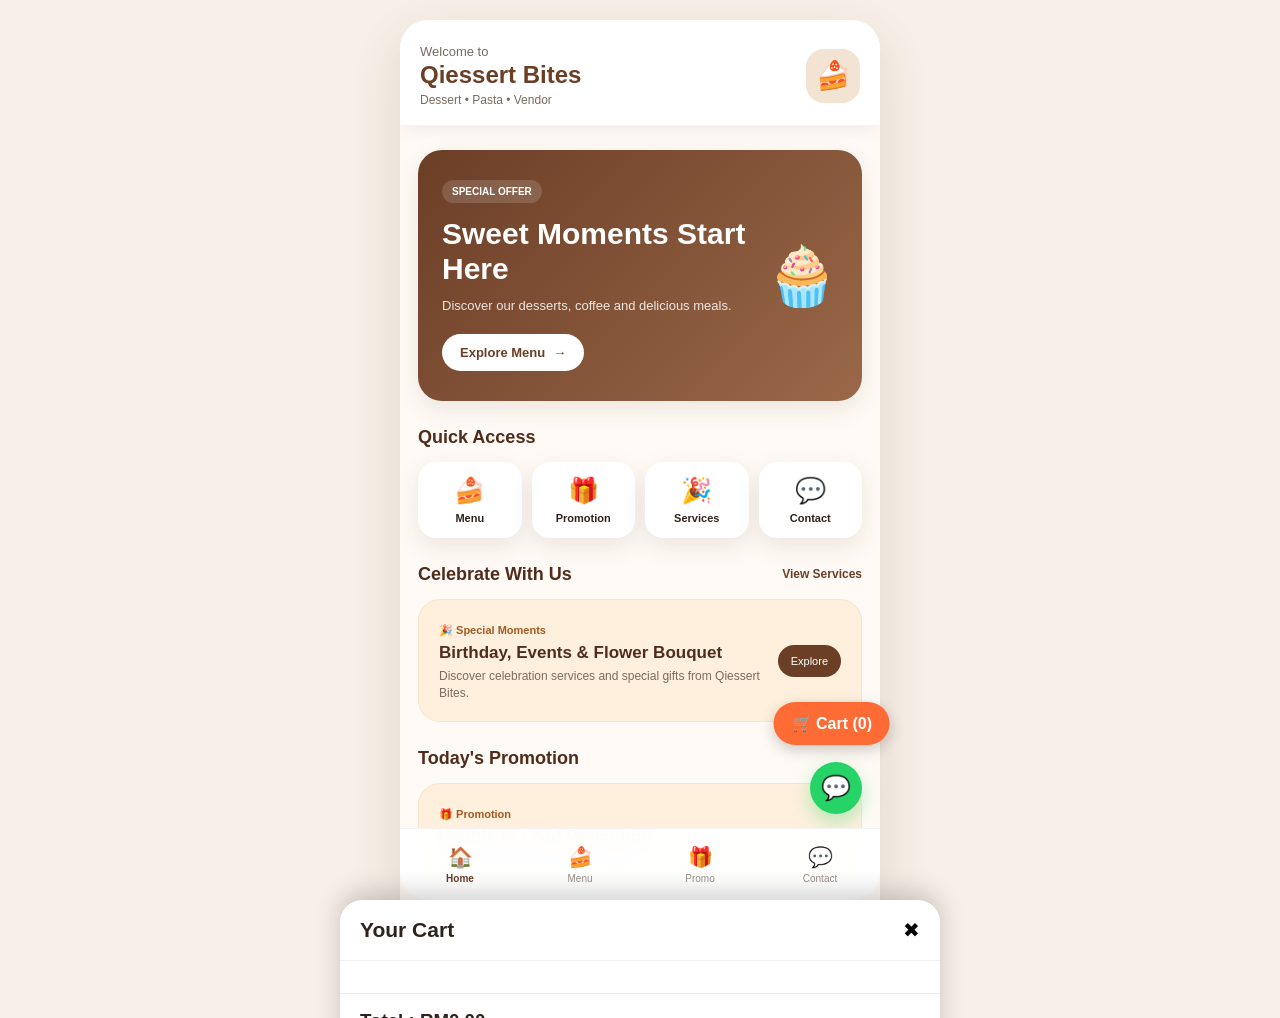
<file: index.html>
<!DOCTYPE html>
<html lang="en">

<head>
    <meta charset="UTF-8">

    <meta
        name="viewport"
        content="width=device-width, initial-scale=1.0"
    >

    <meta
        name="theme-color"
        content="#6b3e26"
    >

    <title>Qiessert Bites</title>

    <link
        rel="stylesheet"
        href="style.css?v=500"
    >
</head>


<body>
<div class="app">


    <!-- HEADER -->

    <header class="top-header">

        <div>

            <p class="welcome-text">
                Welcome to
            </p>

            <h1>
                Qiessert Bites
            </h1>

            <p class="tagline">
                Dessert • Pasta • Vendor
            </p>

        </div>


        <div class="header-logo">
            🍰
        </div>

    </header>


    <main>


        <!-- HOME PAGE -->

        <section
            id="homePage"
            class="page active"
        >


            <!-- HERO -->

            <div class="hero-banner">

                <div class="hero-content">

                    <span class="promo-label">
                        SPECIAL OFFER
                    </span>

                    <h2>
                        Sweet Moments Start Here
                    </h2>

                    <p>
                        Discover our desserts,
                        coffee and delicious meals.
                    </p>

                  <button
    class="primary-btn"
    onclick="showPage('menuPage')"
>
    Explore Menu
    <span class="arrow">→</span>
</button>

                </div>


                <div class="hero-emoji">
                    🧁
                </div>

            </div>


            <!-- QUICK ACCESS -->

            <div class="section-header">

                <h2>
                    Quick Access
                </h2>

            </div>


            <div class="quick-grid">

                <button
                    class="quick-card"
                    onclick="showPage('menuPage')"
                >
                    <span>🍰</span>
                    <p>Menu</p>
                </button>


                <button
                    class="quick-card"
                    onclick="showPage('promoPage')"
                >
                    <span>🎁</span>
                    <p>Promotion</p>
                </button>


                <button
                    class="quick-card"
                    onclick="showPage('servicesPage')"
                >
                    <span>🎉</span>
                    <p>Services</p>
                </button>


                <button
                    class="quick-card"
                    onclick="showPage('contactPage')"
                >
                    <span>💬</span>
                    <p>Contact</p>
                </button>
                

            </div>

            <!-- CELEBRATE WITH US -->

            <div class="section-header">

                <h2>
                    Celebrate With Us
                </h2>

                <button
                    onclick="showPage('servicesPage')"
                >
                    View Services
                </button>

            </div>


            <div class="promo-card">

                <div>

                    <span>
                        🎉 Special Moments
                    </span>

                    <h3>
                        Birthday, Events & Flower Bouquet
                    </h3>

                    <p>
                        Discover celebration services and special gifts
                        from Qiessert Bites.
                    </p>

                </div>

                <button
                    onclick="showPage('servicesPage')"
                >
                    Explore
                </button>

            </div>


            <!-- TODAY'S PROMOTION FROM GOOGLE SHEETS -->

            <div class="section-header">

                <h2>
                    Today's Promotion
                </h2>

            </div>


            <div
                id="homePromotion"
                class="promo-card"
            ></div>


        </section>


        <!-- MENU PAGE -->

        <section
            id="menuPage"
            class="page"
        >


            <!-- PAGE TITLE -->

            <div class="page-title">

                <div>

                    <p>
                        Discover
                    </p>

                    <h2>
                        Our Menu
                    </h2>

                </div>

                <span>
                    🍽️
                </span>

            </div>


            <!-- SEARCH MENU -->

            <div class="search-box">

                <span>
                    🔍
                </span>

                <input
                    type="text"
                    id="menuSearch"
                    placeholder="Search menu..."
                    onkeyup="searchMenu()"
                >

            </div>


          <!-- CATEGORY FILTER -->

<div class="category-tabs">

    <button
        class="category-btn active"
        data-category="all"
        onclick="filterMenu('all', this)">
        All
    </button>

    <button
        class="category-btn"
        data-category="dessert"
        onclick="filterMenu('dessert', this)">
        Dessert
    </button>

    <button
        class="category-btn"
        data-category="beverages"
        onclick="filterMenu('beverages', this)">
        Beverage
    </button>

    <button
        class="category-btn"
        data-category="pasta"
        onclick="filterMenu('pasta', this)">
        Pasta
    </button>

<button
    class="category-btn"
    data-category="handcrafted"
    onclick="filterMenu('handcrafted', this)">
    Handcrafted
</button>

<button
    class="category-btn"
    data-category="signature"
    onclick="filterMenu('signature', this)">
    Signature
</button>

    <button
        class="category-btn"
        data-category="snack"
        onclick="filterMenu('snack', this)">
        Snack
    </button>

    <button
        class="category-btn"
        data-category="ready to eat"
        onclick="filterMenu('ready to eat', this)">
        Ready to Eat
    </button>

    <button
        class="category-btn"
        data-category="frozen food"
        onclick="filterMenu('frozen food', this)">
        Frozen Food
    </button>

    <button
        class="category-btn"
        data-category="gift box"
        onclick="filterMenu('gift box', this)">
        Gift Box
    </button>

    <button
        class="category-btn"
        data-category="others"
        onclick="filterMenu('others', this)">
        Others
    </button>

</div>


            <!-- MENU FROM GOOGLE SHEETS -->

            <div
                id="menuList"
                class="menu-list"
            ></div>


        </section>
                <!-- PROMOTION PAGE -->

        <section
            id="promoPage"
            class="page"
        >

            <div class="page-title">

                <div>

                    <p>
                        Special for you
                    </p>

                    <h2>
                        Promotions
                    </h2>

                </div>

                <span>
                    🎁
                </span>

            </div>

            <!-- PROMOTION FROM GOOGLE SHEETS -->

            <div
                id="promotionList"
                class="promotion-list"
            ></div>

        </section>


        <!-- SERVICES PAGE -->

        <section
            id="servicesPage"
            class="page"
        >

            <div class="page-title">

                <div>

                    <p>
                        More from us
                    </p>

                    <h2>
                        Our Services
                    </h2>

                </div>

                <span>
                    🎉
                </span>

            </div>

            <div
                id="servicesList"
                class="promotion-list"
            ></div>

        </section>


        <!-- CONTACT PAGE -->

        <section
            id="contactPage"
            class="page"
        >

            <div class="page-title">

                <div>

                    <p>
                        We're here for you
                    </p>

                    <h2>
                        Contact Us
                    </h2>

                </div>

                <span>
                    💬
                </span>

            </div>


            <!-- WHATSAPP -->

            <div class="contact-card">

                <div class="contact-icon">
                    💬
                </div>

                <div>

                    <h3>
                        WhatsApp
                    </h3>

                    <p>
                        Contact us for orders and enquiries.
                    </p>

                </div>

                <a href="https://api.whatsapp.com/send?phone=60183251397"
   target="_blank"
   rel="noopener noreferrer">
    Open
</a>

            </div>


            <!-- LOCATION -->

            <div class="contact-card">

                <div class="contact-icon">
                    📍
                </div>

                <div>

                    <h3>
                        Location
                    </h3>

                    <p>
                        Find Qiessert Bites in Sendayan.
                    </p>

                </div>

               <a href="https://www.google.com/maps/search/?api=1&query=96-G,+Persiaran+Metro+Sendayan+2,+Bandar+Sri+Sendayan,+71950+Siliau,+Negeri+Sembilan"
   target="_blank"
   rel="noopener noreferrer">
    Maps
</a>

            </div>


            <!-- OPERATING HOURS -->

            <div class="contact-card">

                <div class="contact-icon">
                    🕒
                </div>

                <div>

                    <h3>
                        Operating Hours
                    </h3>

                    <p>
                        Monday - Sunday<br>
                        10:00 AM - 10:00 PM
                    </p>

                </div>

            </div>


            <!-- SOCIAL MEDIA -->

            <div class="contact-card">

                <div class="contact-icon">
                    📸
                </div>

                <div>

                    <h3>
                        Social Media
                    </h3>

                    <p>
                        Follow our latest updates and promotions.
                    </p>

                    <div class="social-links">

                        <a href="https://www.tiktok.com/@qiessert.bites4?_r=1&_t=ZS-98Rh2fmxC3Y"
                           target="_blank"
                           rel="noopener noreferrer">
                            🎵 TikTok
                        </a>

                        <a href="https://www.instagram.com/qiessertbites?igsh=MTY4aXQ1MGRkajJvMg=="
                           target="_blank"
                           rel="noopener noreferrer">
                            📷 Instagram
                        </a>

                        <a href="https://www.facebook.com/share/1EkPKhVEVX/"
                           target="_blank"
                           rel="noopener noreferrer">
                            📘 Facebook
                        </a>

                    </div>

                </div>

            </div>


            <!-- ABOUT -->

            <div class="about-card">

                <span>
                    🍰
                </span>

                <h3>
                    About Qiessert Bites
                </h3>

                <p>
                    Qiessert Bites offers desserts,
                    coffee, pasta and a cosy space
                    for customers to enjoy special
                    moments and celebrations.
                </p>

            </div>

        </section>

    </main>


    <!-- FLOATING WHATSAPP BUTTON -->

   <a
    href="https://api.whatsapp.com/send?phone=60183251397"
    class="floating-whatsapp"
    target="_blank"
    rel="noopener noreferrer"
    aria-label="WhatsApp"
>
    💬
</a>


    <!-- BOTTOM NAVIGATION -->

    <nav class="bottom-nav">

        <button
            class="nav-btn active"
            onclick="showPage('homePage', this)"
        >
            <span>🏠</span>
            <small>Home</small>
        </button>

        <button
            class="nav-btn"
            onclick="showPage('menuPage', this)"
        >
            <span>🍰</span>
            <small>Menu</small>
        </button>

        <button
            class="nav-btn"
            onclick="showPage('promoPage', this)"
        >
            <span>🎁</span>
            <small>Promo</small>
        </button>

        <button
            class="nav-btn"
            onclick="showPage('contactPage', this)"
        >
            <span>💬</span>
            <small>Contact</small>
        </button>

    </nav>

</div>
<div id="cartButton" class="cart-button" onclick="openCart()">
    🛒 Cart (<span id="cartCount">0</span>)
</div>
<div id="cartPanel" class="cart-panel">

    <div class="cart-header">
        <h2>Your Cart</h2>
        <button onclick="closeCart()">✖</button>
    </div>

    <div id="cartItems"></div>

    <div class="cart-footer">

        <h3 id="cartTotal">
            Total : RM0.00
        </h3>

        <button
    id="checkoutBtn"
    class="checkout-btn"
    onclick="checkoutWhatsApp()"
>
    Order via WhatsApp
</button>

    </div>

</div>

<div
    id="cartOverlay"
    class="cart-overlay"
    onclick="closeCart()"
></div>

<!-- JAVASCRIPT -->

<script src="script.js?v=500"></script>

</body>
</html>
</file>
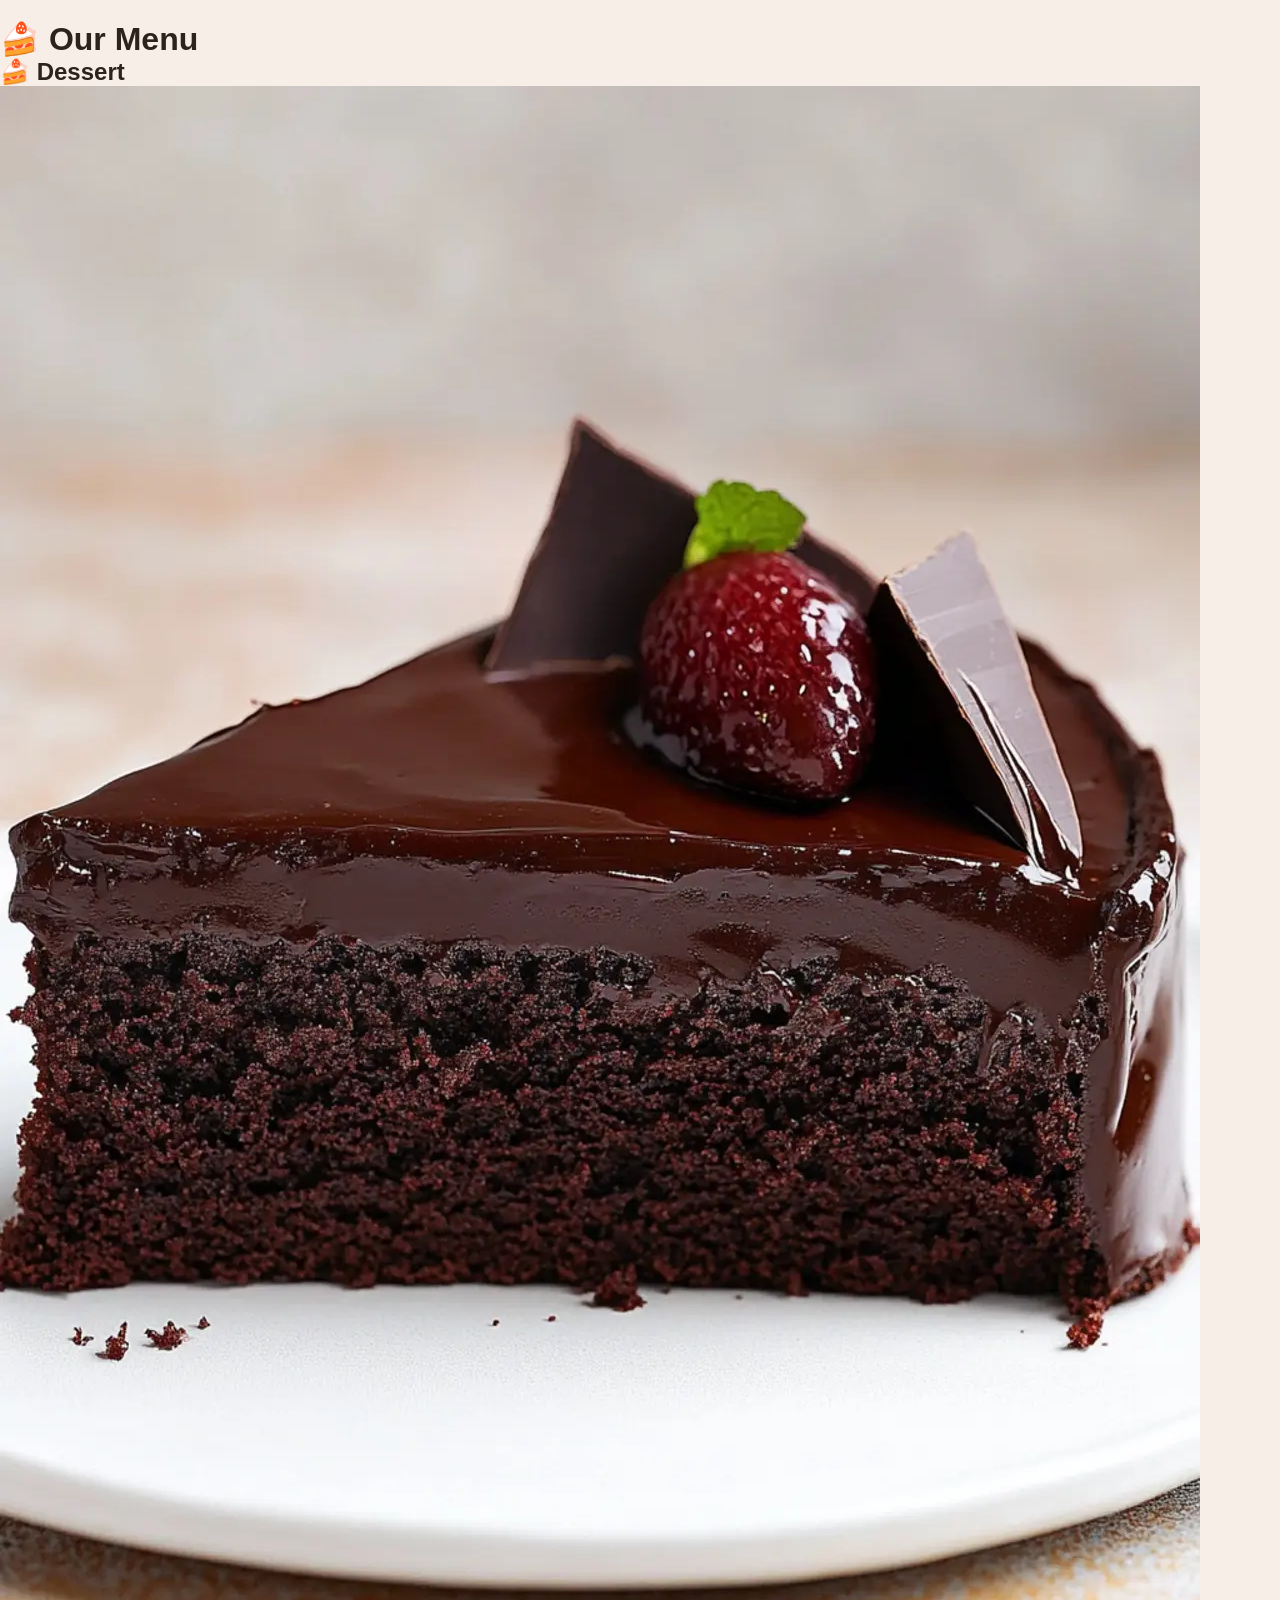
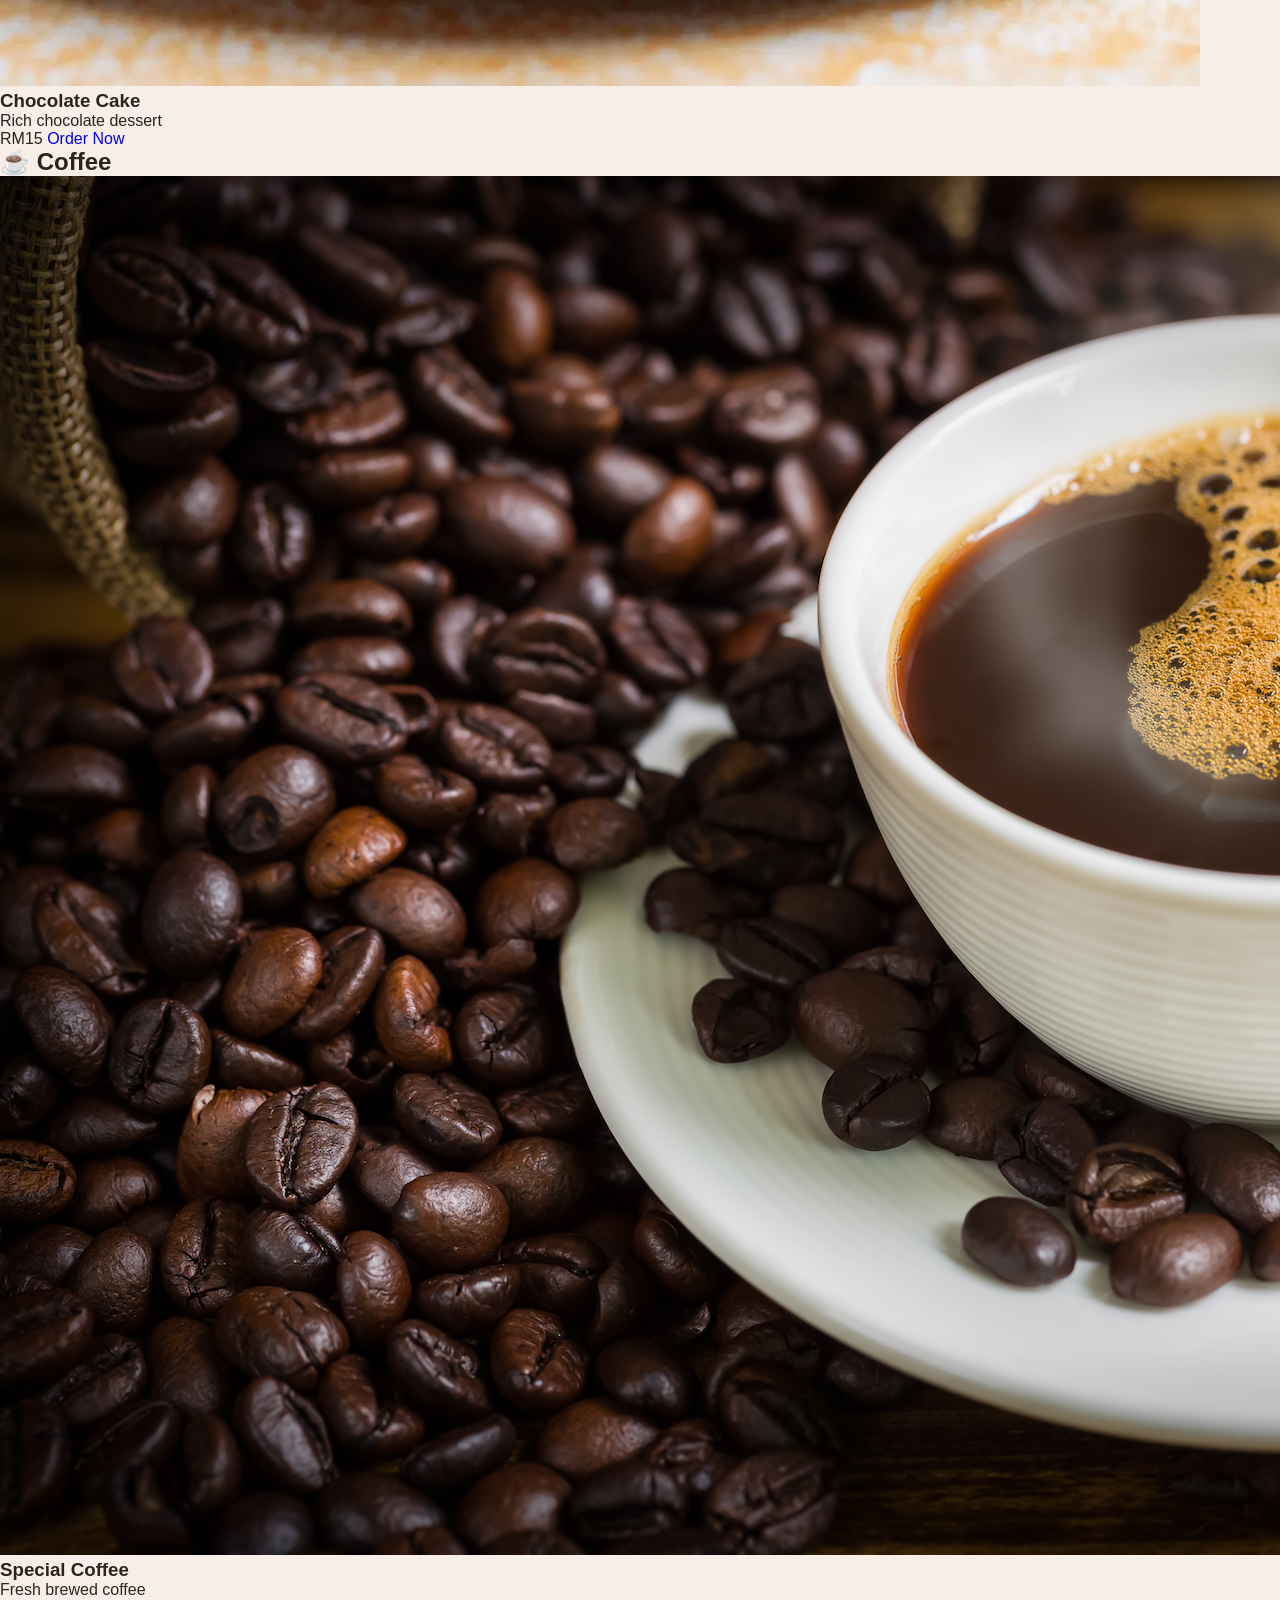
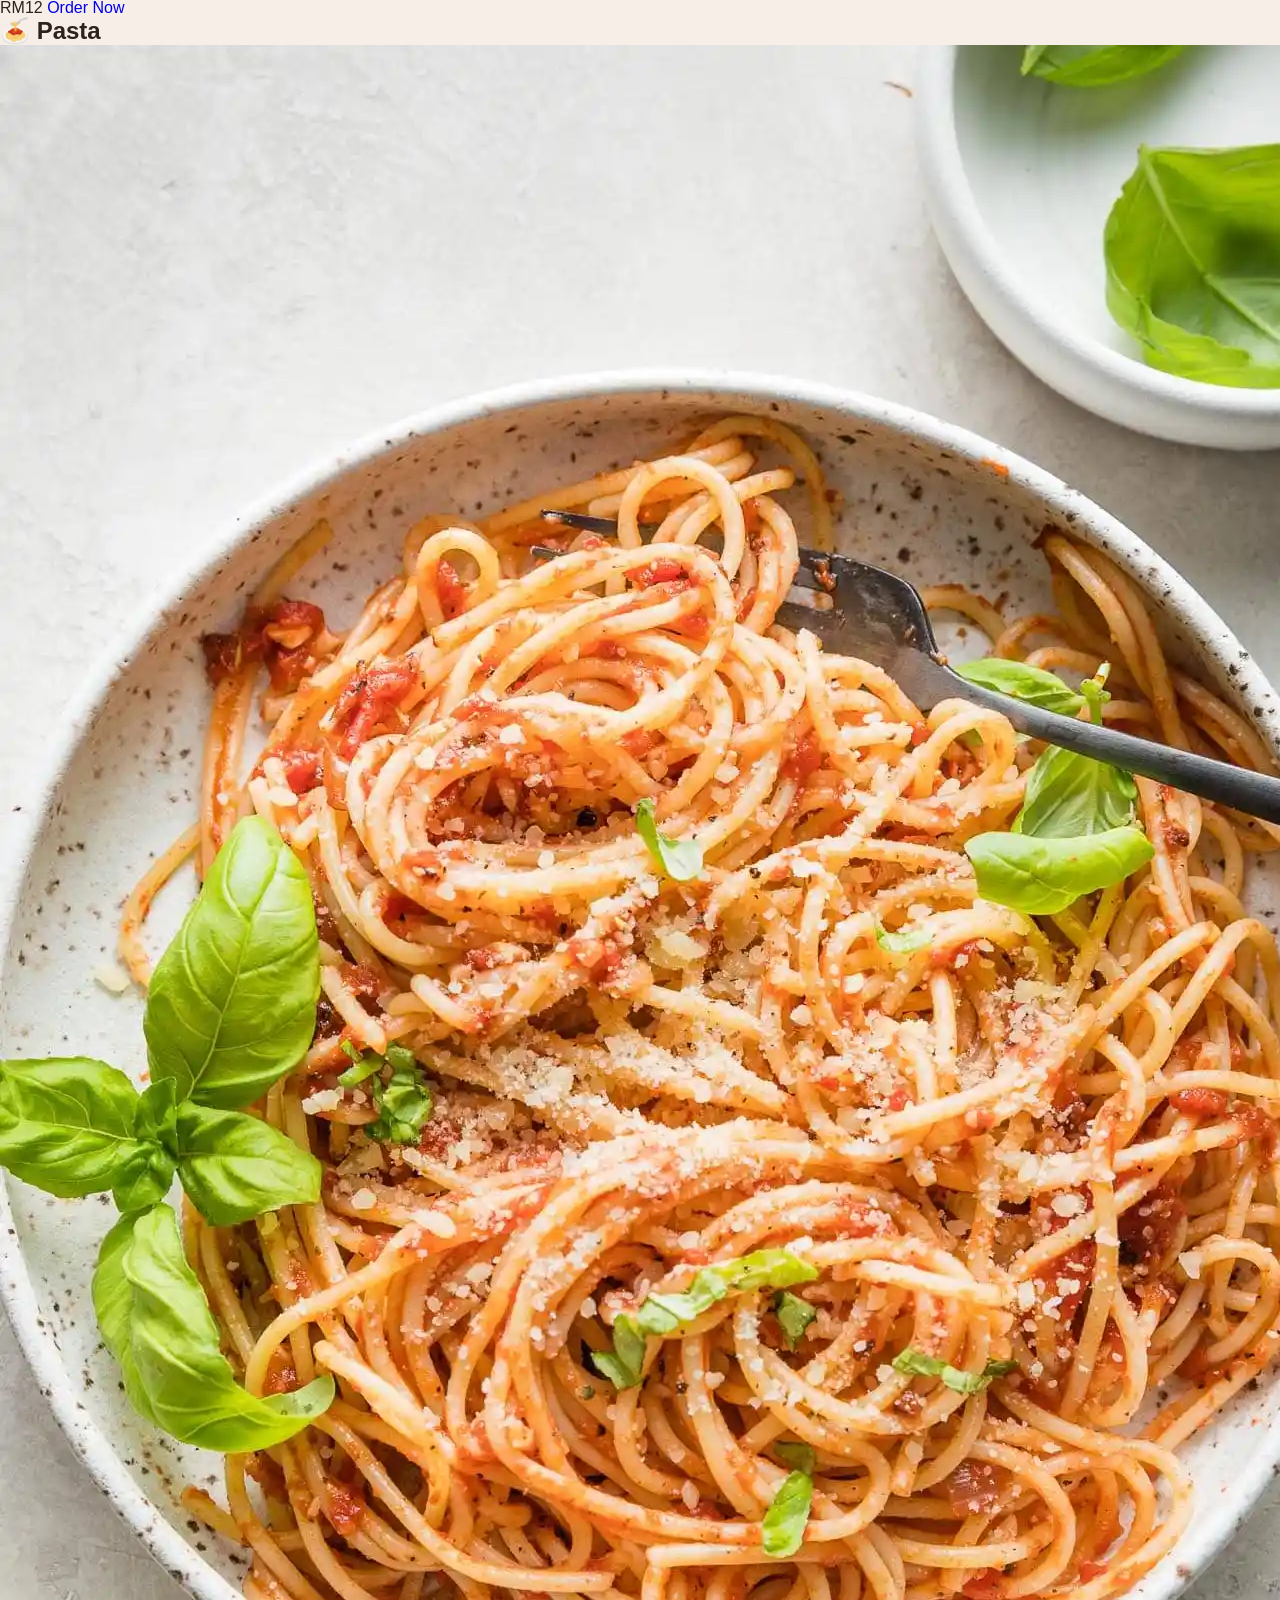
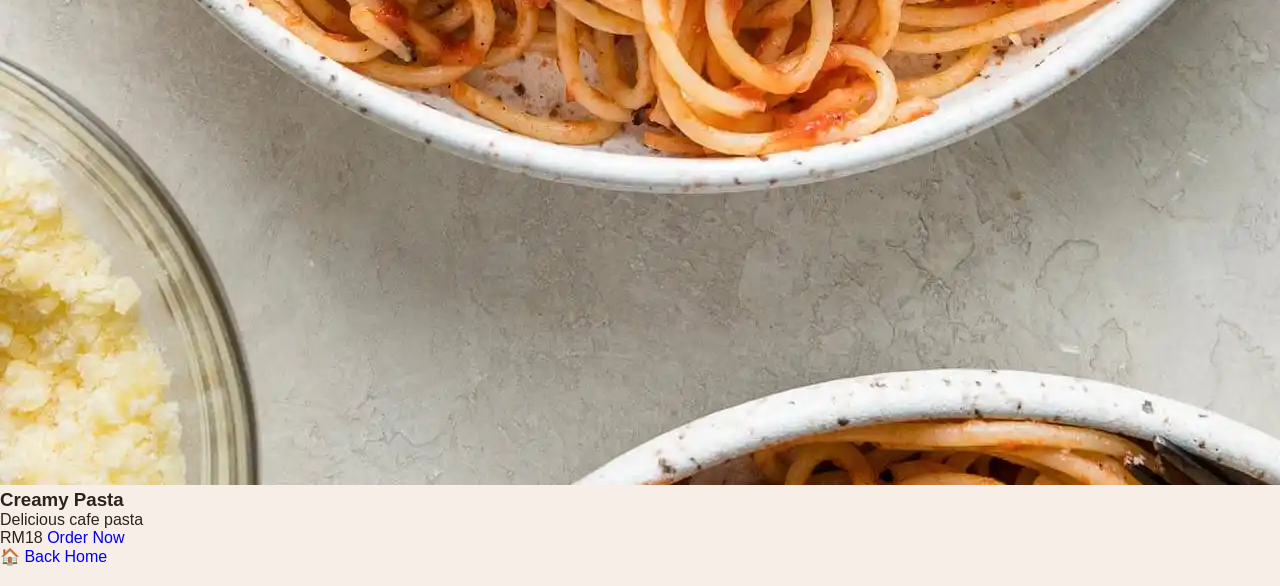
<file: menu.html>
<!DOCTYPE html>
<html lang="en">

<head>

<meta charset="UTF-8">
<meta name="viewport" content="width=device-width, initial-scale=1.0">

<title>Qiessert Bites Menu</title>

<link rel="stylesheet" href="style.css">

</head>


<body>


<div class="container">


<h1>
🍰 Our Menu
</h1>


<h2 class="category">
🍰 Dessert
</h2>


<div class="menu-card">
<img src="images/cakechocolate.webp" class="menu-img">
<h3>
Chocolate Cake
</h3>

<p>
Rich chocolate dessert
</p>

<span>
RM15
</span>


<a href="https://wa.me/" class="order-btn">
Order Now
</a>

</div>



<h2 class="category">
☕ Coffee
</h2>


<div class="menu-card">
<img src="images/coffee.jpg" class="menu-img">
<h3>
Special Coffee
</h3>

<p>
Fresh brewed coffee
</p>

<span>
RM12
</span>


<a href="https://wa.me/" class="order-btn">
Order Now
</a>

</div>




<h2 class="category">
🍝 Pasta
</h2>


<div class="menu-card">
<img src="images/pasta.webp" class="menu-img">
<h3>
Creamy Pasta
</h3>

<p>
Delicious cafe pasta
</p>

<span>
RM18
</span>


<a href="https://wa.me/" class="order-btn">
Order Now
</a>

</div>




<a href="index.html" class="btn">
🏠 Back Home
</a>


</div>


</body>

</html>
</file>
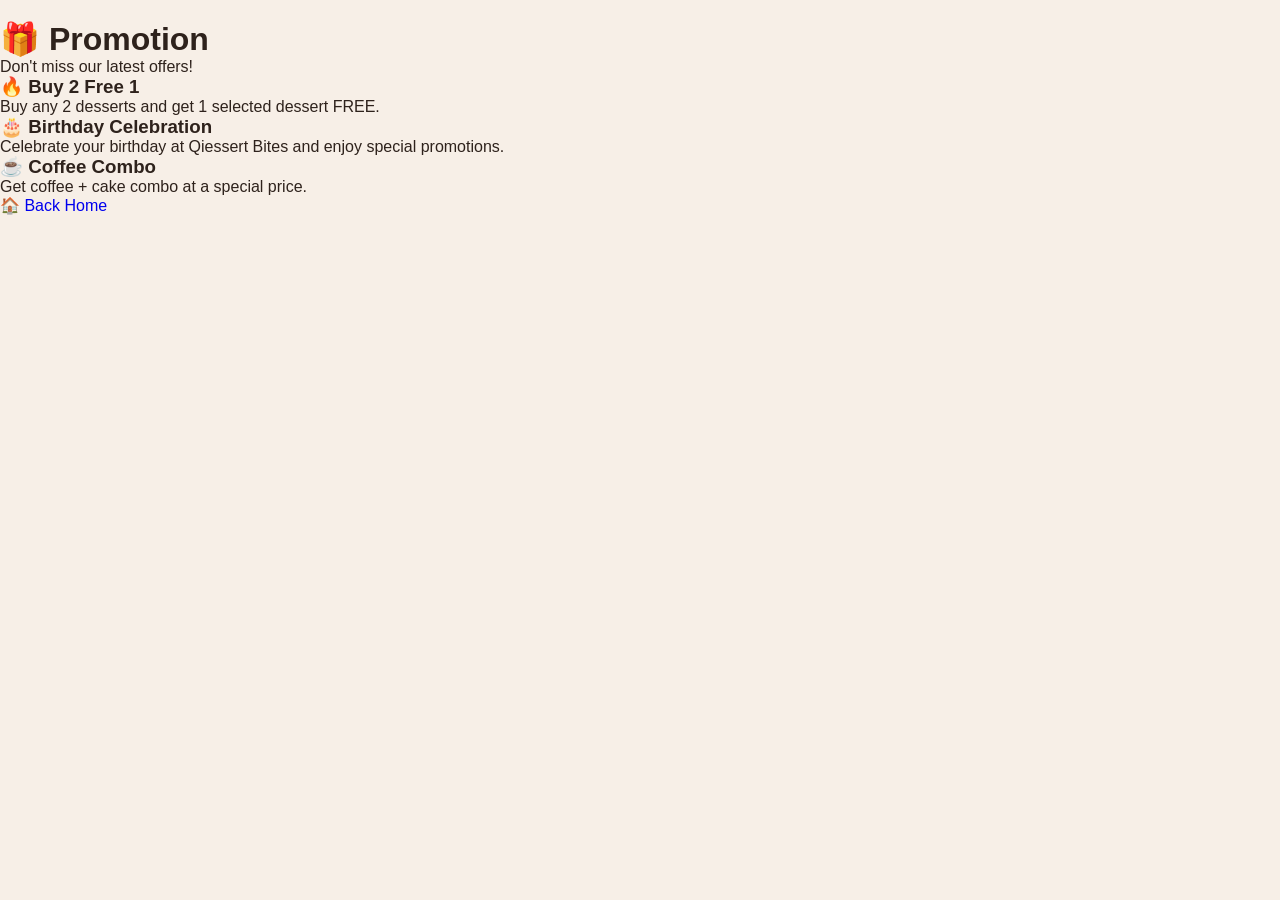
<file: promotion.html>
<!DOCTYPE html>
<html lang="en">

<head>

<meta charset="UTF-8">
<meta name="viewport" content="width=device-width, initial-scale=1.0">

<title>Qiessert Bites Promotion</title>

<link rel="stylesheet" href="style.css">

</head>

<body>

<div class="container">

<h1>🎁 Promotion</h1>

<p class="subtitle">
Don't miss our latest offers!
</p>


<div class="menu-card">

<h3>🔥 Buy 2 Free 1</h3>

<p>
Buy any 2 desserts and get 1 selected dessert FREE.
</p>

</div>


<div class="menu-card">

<h3>🎂 Birthday Celebration</h3>

<p>
Celebrate your birthday at Qiessert Bites and enjoy special promotions.
</p>

</div>


<div class="menu-card">

<h3>☕ Coffee Combo</h3>

<p>
Get coffee + cake combo at a special price.
</p>

</div>


<a href="index.html" class="btn">
🏠 Back Home
</a>

</div>

</body>

</html>
</file>
<file: style.css>
* {
    margin: 0;
    padding: 0;
    box-sizing: border-box;
}

:root {
    --brown: #6b3e26;
    --brown-dark: #4f2c1b;
    --beige: #f7efe7;
    --cream: #fffaf5;
    --soft: #f3e3d3;
    --white: #ffffff;
    --text: #2e221c;
    --muted: #7b6a60;
    --shadow: 0 8px 24px rgba(70, 45, 32, 0.10);
}

html,
body {
    width: 100%;
    min-height: 100%;
}

body {
    font-family: Arial, sans-serif;
    background: var(--beige);
    color: var(--text);
    overflow-x: hidden;
}

button,
input {
    font-family: inherit;
}

button {
    border: none;
    cursor: pointer;
}

a {
    text-decoration: none;
}


/* MAIN APP */

.app {
    width: 100%;
    max-width: 480px;
    min-height: 100vh;
    margin: 0 auto;
    background: var(--cream);
    padding-bottom: 90px;
    position: relative;
    overflow: hidden;
}

main {
    width: 100%;
    padding: 24px 18px 18px;
}

.page {
    display: none;
    width: 100%;
    min-width: 0;
}

.page.active {
    display: block;
    animation: fadeIn 0.25s ease;
}

@keyframes fadeIn {
    from {
        opacity: 0;
        transform: translateY(5px);
    }

    to {
        opacity: 1;
        transform: translateY(0);
    }
}


/* HEADER */

.top-header {
    display: flex;
    align-items: center;
    justify-content: space-between;
    padding: 24px 20px 18px;
    background: var(--white);
    position: sticky;
    top: 0;
    z-index: 50;
    border-bottom: 1px solid rgba(0, 0, 0, 0.04);
    box-shadow: 0 4px 18px rgba(0, 0, 0, 0.06);
}

.welcome-text {
    font-size: 13px;
    color: var(--muted);
    margin-bottom: 3px;
}

.top-header h1 {
    font-size: 24px;
    color: var(--brown);
    line-height: 1.1;
}

.tagline {
    font-size: 12px;
    color: var(--muted);
    margin-top: 5px;
}

.header-logo {
    width: 54px;
    height: 54px;
    flex-shrink: 0;
    border-radius: 18px;
    background: var(--soft);
    display: flex;
    align-items: center;
    justify-content: center;
    font-size: 28px;
}


/* HERO */

.hero-banner {
    width: 100%;
    background: linear-gradient(135deg, #6b3e26, #9a6849);
    border-radius: 24px;
    padding: 30px 24px;
    color: var(--white);
    display: flex;
    justify-content: space-between;
    gap: 16px;
    min-height: 210px;
    box-shadow: var(--shadow);
}

.hero-content {
    flex: 1;
    min-width: 0;
}

.promo-label {
    display: inline-block;
    background: rgba(255, 255, 255, 0.15);
    padding: 6px 10px;
    border-radius: 999px;
    font-size: 10px;
    font-weight: bold;
    margin-bottom: 14px;
}

.hero-content h2 {
    font-size: 30px;
    line-height: 1.15;
    margin-bottom: 10px;
}

.hero-content p {
    font-size: 13px;
    line-height: 1.5;
    color: rgba(255, 255, 255, 0.86);
    margin-bottom: 18px;
}

.hero-emoji {
    font-size: 58px;
    display: flex;
    align-items: center;
    justify-content: center;
}

.primary-btn {
    background: var(--white);
    color: var(--brown);
    padding: 11px 18px;
    border-radius: 999px;
    font-weight: bold;
    font-size: 13px;

    display: inline-flex;
    align-items: center;
    gap: 8px;

    transition: 0.3s;
    cursor: pointer;
}


/* SECTION HEADER */

.section-header {
    display: flex;
    align-items: center;
    justify-content: space-between;
    margin-top: 26px;
    margin-bottom: 14px;
}

.section-header h2 {
    font-size: 18px;
    color: var(--brown-dark);
}

.section-header button {
    background: transparent;
    color: var(--brown);
    font-size: 12px;
    font-weight: bold;
}

/* QUICK ACCESS */

.quick-grid {
    display: grid;
    grid-template-columns: repeat(4, minmax(0, 1fr));
    gap: 10px;
}

.quick-card {
    min-width: 0;
    background: var(--white);
    border-radius: 18px;
    padding: 14px 5px;
    box-shadow: var(--shadow);
    text-align: center;
}

.quick-card span {
    font-size: 25px;
    display: block;
    margin-bottom: 7px;
}

.quick-card p {
    font-size: 11px;
    color: var(--text);
    font-weight: bold;
}

/* HOME PROMOTION */

.promo-card,
#homePromotion {
    width: 100%;
    background: #fff0dd;
    transition: .3s ease;
border: 1px solid rgba(165, 89, 34, 0.08);
    border-radius: 22px;
    padding: 20px;
    display: flex;
    align-items: center;
    justify-content: space-between;
    gap: 14px;
}

#homePromotion > div,
.promo-card > div {
    flex: 1;
    min-width: 0;
}

.promo-card span {
    font-size: 11px;
    color: #a35922;
    font-weight: bold;
}

.promo-card h3 {
    font-size: 17px;
    color: var(--brown-dark);
    margin: 5px 0;
}

.promo-card p {
    font-size: 12px;
    color: var(--muted);
    line-height: 1.4;
}

.promo-card button {
    flex-shrink: 0;
    background: var(--brown);
    color: var(--white);
    padding: 10px 13px;
    border-radius: 999px;
    font-size: 11px;
}

.promo-card:hover,
#homePromotion:hover{
    transform: translateY(-3px);
    box-shadow: 0 10px 24px rgba(0,0,0,.10);
}


/* PAGE TITLE */

.page-title {
    width: 100%;
    display: flex;
    align-items: center;
    justify-content: space-between;
    margin-bottom: 20px;
}

.page-title p {
    font-size: 12px;
    color: var(--muted);
    margin-bottom: 3px;
}

.page-title h2 {
    font-size: 25px;
    color: var(--brown-dark);
}

.page-title span {
    width: 50px;
    height: 50px;
    flex-shrink: 0;
    background: var(--soft);
    border-radius: 17px;
    display: flex;
    align-items: center;
    justify-content: center;
    font-size: 26px;
}
/* SEARCH */

.search-box {
    width: 100%;
    background: var(--white);
    border-radius: 16px;
    padding: 12px 14px;
    display: flex;
    align-items: center;
    gap: 10px;
    box-shadow: var(--shadow);
    margin-bottom: 16px;
}

.search-box input {
    border: none;
    outline: none;
    flex: 1;
    min-width: 0;
    font-size: 14px;
    background: transparent;
    color: var(--text);
}


/* CATEGORY */

.category-tabs {
    width: 100%;
    display: flex;
    gap: 8px;
    overflow-x: auto;
    padding-bottom: 6px;
    margin-bottom: 18px;
    scrollbar-width: none;
}

.category-tabs::-webkit-scrollbar {
    display: none;
}

.category-btn {
    flex: 0 0 auto;
    background: var(--white);
    color: var(--muted);
    padding: 9px 15px;
    border-radius: 999px;
    font-size: 12px;
}

.category-btn.active {
    background: var(--brown);
    color: var(--white);
}


/* MENU LIST */

.menu-list,
#menuList {
    width: 100%;
    display: flex;
    flex-direction: column;
    gap: 14px;
}

.food-card,
#menuList .food-card {
    width: 100%;
    min-width: 0;
    min-height: 135px;
    background: var(--white);
    border-radius: 20px;
    overflow: hidden;
    display: flex;
    box-shadow: var(--shadow);

    border: 1px solid rgba(0, 0, 0, 0.05);
transition: 0.3s ease;
}

.food-card img,
#menuList .food-card img {
    width: 125px;
    height: 145px;
    flex: 0 0 125px;
    object-fit: cover;
    display: block;

    transition: transform 0.35s ease;
}

.food-details,
#menuList .food-details {
    flex: 1;
    min-width: 0;
    padding: 14px;
}

.food-category {
    font-size: 10px;
    color: #a5673d;
    font-weight: bold;
}

.food-details h3 {
    color: var(--brown-dark);
    font-size: 17px;
    margin: 5px 0;
    overflow-wrap: anywhere;
}

.food-details p {
    font-size: 12px;
    color: var(--muted);
    line-height: 1.4;
    margin-bottom: 12px;
}

.food-bottom {
    display: flex;
    align-items: center;
    justify-content: space-between;
    gap: 10px;
}

.food-bottom strong {
    color: var(--brown);
    font-size: 16px;
}

.small-order-btn,
.food-bottom a {
    flex-shrink: 0;
    background: var(--brown);
    color: var(--white);
    padding: 8px 14px;
    border-radius: 999px;
    font-size: 11px;
    font-weight: bold;
}
/* PROMOTION LIST */

.promotion-list,
#promotionList {
    width: 100%;
    display: flex;
    flex-direction: column;
    gap: 15px;
}

.promotion-card {
    width: 100%;
    background: var(--white);
    border-radius: 20px;
    padding: 18px;
    display: flex;
    align-items: flex-start;
    gap: 14px;
    box-shadow: var(--shadow);
}

.promotion-icon {
    width: 52px;
    height: 52px;
    flex: 0 0 52px;
    border-radius: 16px;
    background: var(--soft);
    display: flex;
    align-items: center;
    justify-content: center;
    font-size: 25px;
}

.promotion-card span {
    font-size: 10px;
    color: #a5673d;
    font-weight: bold;
}

.promotion-card h3 {
    font-size: 18px;
    color: var(--brown-dark);
    margin: 4px 0 6px;
}

.promotion-card p {
    font-size: 12px;
    color: var(--muted);
    line-height: 1.5;
}


/* CONTACT */

.contact-card {
    width: 100%;
    background: var(--white);
    border-radius: 20px;
    padding: 16px;
    display: flex;
    align-items: center;
    gap: 13px;
    box-shadow: var(--shadow);
    margin-bottom: 14px;
}

.contact-icon {
    width: 48px;
    height: 48px;
    flex: 0 0 48px;
    border-radius: 15px;
    background: var(--soft);
    display: flex;
    align-items: center;
    justify-content: center;
    font-size: 23px;
}

.contact-card > div:nth-child(2) {
    flex: 1;
    min-width: 0;
}

.contact-card h3 {
    color: var(--brown-dark);
    font-size: 16px;
    margin-bottom: 4px;
}

.contact-card p {
    color: var(--muted);
    font-size: 11px;
    line-height: 1.4;
}

.contact-card a {
    flex-shrink: 0;
    background: var(--brown);
    color: var(--white);
    padding: 8px 12px;
    border-radius: 999px;
    font-size: 10px;
    font-weight: bold;
}


/* ABOUT */

.about-card {
    margin-top: 20px;
    background: var(--brown);
    color: var(--white);
    border-radius: 22px;
    padding: 22px;
}

.about-card span {
    font-size: 30px;
}

.about-card h3 {
    margin: 10px 0 8px;
    font-size: 19px;
}

.about-card p {
    font-size: 12px;
    line-height: 1.6;
    color: rgba(255, 255, 255, 0.85);
}
/* FLOATING WHATSAPP */

.floating-whatsapp {
    position: fixed;
    right: max(18px, calc((100vw - 480px) / 2 + 18px));
    bottom: 86px;
    width: 52px;
    height: 52px;
    background: #25d366;
    color: var(--white);
    border-radius: 50%;
    display: flex;
    align-items: center;
    justify-content: center;
    font-size: 24px;
    box-shadow: 0 8px 20px rgba(37, 211, 102, 0.35);
    z-index: 80;
}


/* BOTTOM NAVIGATION */

.bottom-nav {
    position: fixed;
    left: 50%;
    transform: translateX(-50%);
    bottom: 0;
    width: min(100%, 480px);
    height: 72px;
    background: rgba(255, 255, 255, 0.97);
    border-top: 1px solid rgba(0, 0, 0, 0.05);
    display: grid;
    grid-template-columns: repeat(4, 1fr);
    z-index: 100;
    backdrop-filter: blur(10px);
}

.nav-btn {
    background: transparent;
    display: flex;
    flex-direction: column;
    align-items: center;
    justify-content: center;
    gap: 4px;
    color: #9b8d85;
}

.nav-btn span {
    font-size: 20px;
}

.nav-btn small {
    font-size: 10px;
}

.nav-btn.active {
    color: var(--brown);
    font-weight: bold;
}


/* DESKTOP */

@media (min-width: 700px) {

    body {
        padding: 20px 0;
    }

    .app {
        border-radius: 28px;
        box-shadow: 0 18px 50px rgba(62, 38, 25, 0.12);
        min-height: calc(100vh - 40px);
    }

    .bottom-nav {
        border-radius: 0 0 28px 28px;
    }
}


/* SMALL PHONE */

@media (max-width: 380px) {

    main {
        padding-left: 12px;
        padding-right: 12px;
    }

    .food-card img,
    #menuList .food-card img {
        width: 105px;
        flex-basis: 105px;
    }

    .popular-info {
        padding: 8px;
    }

    .popular-info h3 {
        font-size: 11px;
    }

    .quick-grid {
        gap: 6px;
    }
}
.social-links{
    display:flex;
    flex-direction:column;
    gap:10px;
    margin-top:12px;
}

.social-links a{
    text-decoration:none;
    color:#6b3e26;
    font-weight:600;
    transition:0.3s;
}

.social-links a:hover{
    color:#c77b30;
    transform:translateX(5px);
}
/* LOADER */

#loader{
    position:fixed;
    inset:0;
    background:#fff;
    display:flex;
    justify-content:center;
    align-items:center;
    z-index:9999;
    transition:opacity .5s ease;
}

.loader-content{
    text-align:center;
}

.loader-logo{
    font-size:60px;
    animation:bounce 1s infinite;
}

@keyframes bounce{

    0%,100%{
        transform:translateY(0);
    }

    50%{
        transform:translateY(-10px);
    }

}

.loader-hide{
    opacity:0;
    pointer-events:none;
}
.empty-state{
    background:#fff;
    border-radius:16px;
    padding:30px;
    text-align:center;
    box-shadow:0 5px 15px rgba(0,0,0,.08);
}

.empty-state h3{
    margin:12px 0 8px;
}

.empty-state p{
    color:#777;
}
/* ===============================
   OUR CATEGORIES
================================ */

.category-section{
    padding:70px 8%;
    background:#fff;
}

.category-grid{
    display:grid;
    grid-template-columns:repeat(auto-fit,minmax(170px,1fr));
    gap:20px;
    max-width:1000px;
    margin:40px auto 0;
}

.category-card{
    background:#fff8f4;
    border-radius:18px;
    padding:30px 20px;
    text-align:center;
    transition:.3s;
    box-shadow:0 6px 18px rgba(0,0,0,.08);
    cursor:pointer;
}

.category-card:hover{
    transform: translateY(-5px);
    background: #fef1ea;
}

.category-icon{
    font-size:42px;
    margin-bottom:15px;
}

.category-card h3{
    font-size:20px;
    margin:0;
    color:#3b2a23;
}

@media(max-width:768px){

.category-section{
    padding:50px 20px;
}

.category-grid{
    grid-template-columns:repeat(2,1fr);
}

}
.arrow{
    transition: transform 0.3s ease;
}

.primary-btn:hover .arrow{
    transform: translateX(5px);
}
.primary-btn:hover{
    transform: translateY(-3px);
    box-shadow: 0 8px 20px rgba(0,0,0,.15);
}
.food-card:hover,
#menuList .food-card:hover {
    transform: translateY(-4px);
    box-shadow: 0 12px 28px rgba(0, 0, 0, 0.12);
}
.food-card:hover img,
#menuList .food-card:hover img {
    transform: scale(1.05);
}
/* ===============================
   FLOATING CART
=============================== */

.cart-button{
    position: fixed;

    bottom: 155px;
    left: calc(50% + 250px);
    transform: translateX(-100%);

    background: #ff6b35;
    color: white;

    padding: 12px 18px;
    border-radius: 50px;

    font-weight: 600;
    cursor: pointer;

    box-shadow: 0 5px 15px rgba(0,0,0,.2);

    z-index: 999;
    transition: .3s;
}

.cart-button:hover{
    transform: translateX(-100%) scale(1.05);
}
@media (max-width: 700px){

    .cart-button{
        left: auto;
        right: 20px;
        bottom: 155px;
        transform: none;
    }

    .cart-button:hover{
        transform: scale(1.05);
    }
}
/* ===============================
   CART PANEL
=============================== */

.cart-overlay{
    position: fixed;
    inset: 0;

    background: rgba(0, 0, 0, 0.45);

    opacity: 0;
    visibility: hidden;

    z-index: 998;

    transition: 0.3s;
}

.cart-overlay.active{
    opacity: 1;
    visibility: visible;
}

.cart-panel{
    position: fixed;

    left: 50%;
    bottom: 0;

    width: min(100%, 600px);
    max-height: 75vh;

    background: white;

    border-radius: 22px 22px 0 0;

    transform: translate(-50%, 100%);

    z-index: 999;

    transition: 0.35s ease;

    display: flex;
    flex-direction: column;

    box-shadow: 0 -8px 25px rgba(0, 0, 0, 0.18);
}

.cart-panel.active{
    transform: translate(-50%, 0);
}

.cart-header{
    display: flex;
    align-items: center;
    justify-content: space-between;

    padding: 18px 20px;

    border-bottom: 1px solid #eeeeee;
}

.cart-header h2{
    margin: 0;
    font-size: 21px;
}

.cart-header button{
    border: none;
    background: transparent;

    font-size: 20px;
    cursor: pointer;
}

#cartItems{
    padding: 16px 20px;

    overflow-y: auto;
    flex: 1;
}

.cart-footer{
    padding: 16px 20px 20px;

    border-top: 1px solid #eeeeee;

    background: white;
}

.cart-footer h3{
    margin: 0 0 14px;
}

.checkout-btn{
    width: 100%;

    border: none;
    border-radius: 12px;

    padding: 14px;

    background: #25d366;
    color: white;

    font-size: 16px;
    font-weight: 600;

    cursor: pointer;
}

.checkout-btn:hover{
    opacity: 0.9;
}
.cart-item{

    padding:14px 0;

    border-bottom:1px solid #eee;

}

.cart-item h4{

    margin:0 0 6px;

}

.cart-item p{

    margin:0;

    color:#666;

}

/* CART QUANTITY BUTTONS */

.cart-item {
    display: flex;
    justify-content: space-between;
    align-items: center;
    gap: 15px;
    padding: 14px 0;
    border-bottom: 1px solid #eeeeee;
}

.cart-item-info {
    flex: 1;
}

.cart-item-info h4 {
    margin: 0 0 5px;
}

.cart-item-info p {
    margin: 0;
}

.cart-quantity{

    display:flex;
    align-items:center;
    justify-content:center;
    gap:15px;

}

.cart-quantity button {
    display: inline-flex !important;
    visibility: visible !important;
    align-items: center;
    justify-content: center;
   width:30px;
height:30px;
font-size:18px;
    padding: 0;
    border: none;
    border-radius: 50%;
    background-color: #7a4024;
    color: white;
    font-size: 20px;
    font-weight: bold;
    cursor: pointer;
}

.cart-quantity span {
    min-width: 20px;
    text-align: center;
    font-weight: bold;
}

.promotion-item-image {
    width: 100%;
    height: 100%;
    object-fit: cover;
    border-radius: 18px;
}
</file>
